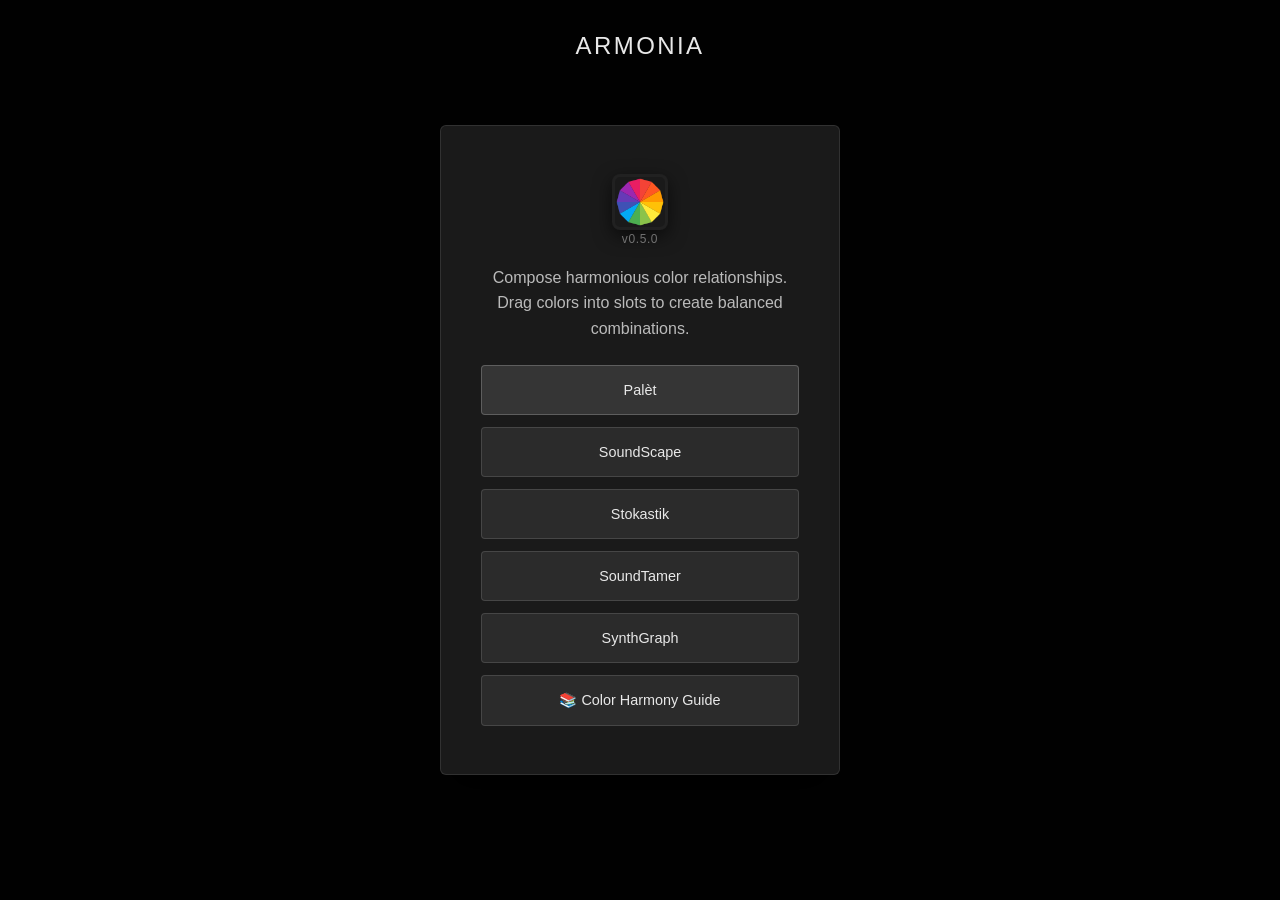
<file: index.html>
<!DOCTYPE html>
<html lang="en">
<head>
  <meta charset="UTF-8">
  <meta name="viewport" content="width=device-width, initial-scale=1.0">
  <title>Armonia</title>
  <link rel="icon" href="assets/icons8-rgb-color-wheel-96.png">
  <link rel="stylesheet" href="styles.css">
</head>
<body>
  <div id="modal" style="display:flex;">
    <div class="modal-content">
      <div class="modal-header">
        <img src="assets/icons8-rgb-color-wheel-96.png" class="app-icon" alt="Armonia">
        <h1>Armonia</h1>
      </div>
      <p class="version">v0.5.0</p>
      <p>Compose harmonious color relationships.<br>Drag colors into slots to create balanced combinations.</p>
      <div class="mode-selection">
        <a href="palet.html" class="mode-btn active" style="text-decoration: none; display: flex; align-items: center; justify-content: center;">Palèt</a>
        <a href="soundscape.html" class="mode-btn" style="text-decoration: none; display: flex; align-items: center; justify-content: center;">SoundScape</a>
        <a href="stokastik.html" class="mode-btn" style="text-decoration: none; display: flex; align-items: center; justify-content: center;">Stokastik</a>
        <a href="soundtamer.html" class="mode-btn" style="text-decoration: none; display: flex; align-items: center; justify-content: center;">SoundTamer</a>
        <a href="synthgraph.html" class="mode-btn" style="text-decoration: none; display: flex; align-items: center; justify-content: center;">SynthGraph</a>
        <a href="harmony-guide.html" class="mode-btn" style="display: flex; align-items: center; justify-content: center; text-decoration: none;">📚 Color Harmony Guide</a>
      </div>
    </div>
  </div>
</body>
</html>
</file>
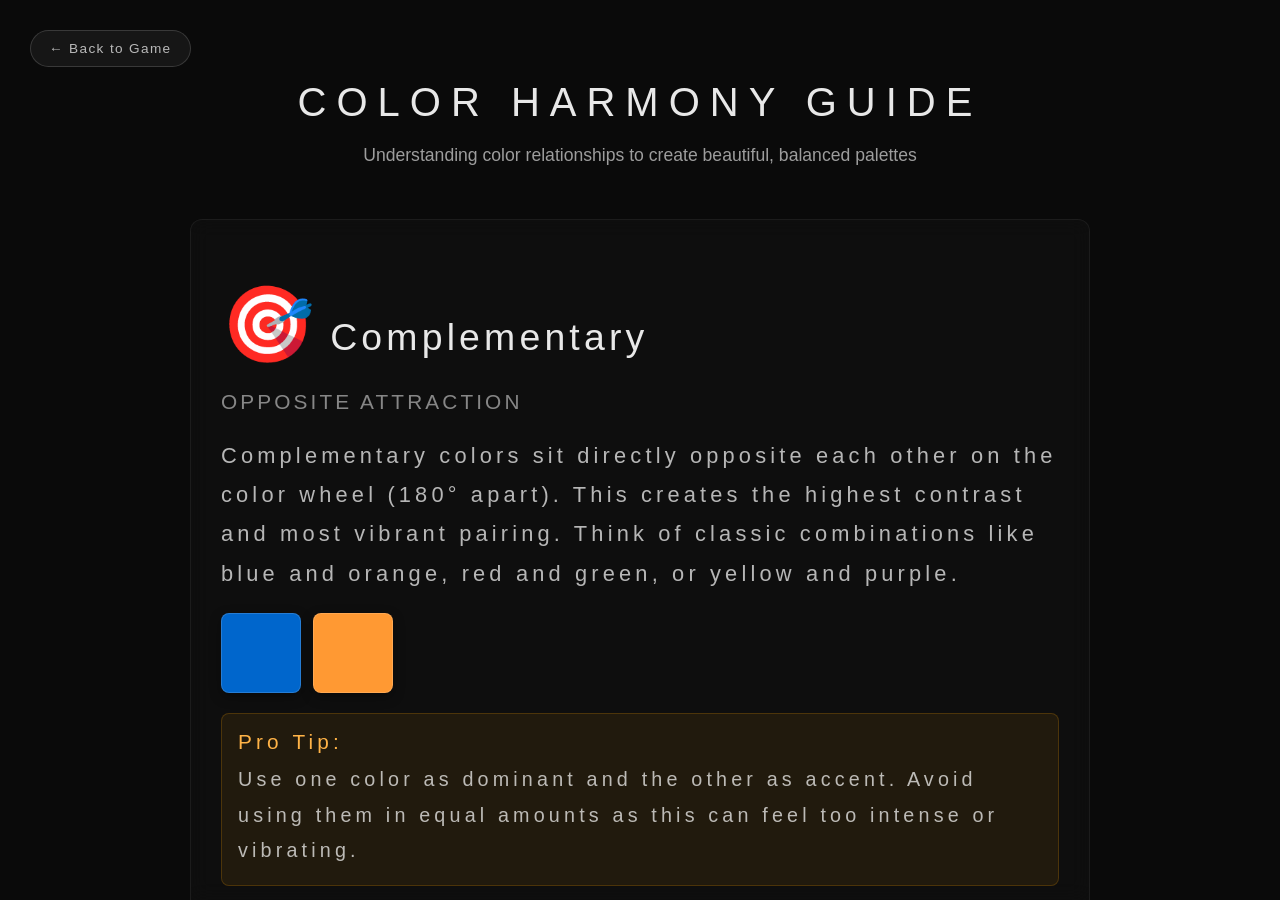
<file: harmony-guide.html>
<!DOCTYPE html>
<html lang="en">
<head>
  <meta charset="UTF-8">
  <meta name="viewport" content="width=device-width, initial-scale=1.0">
  <title>Color Harmony Guide - Armonia</title>
  <link rel="stylesheet" href="styles.css">
  <style>
    .guide-container {
      position: fixed;
      top: 0;
      left: 0;
      right: 0;
      bottom: 0;
      overflow-y: auto;
      padding: 80px 20px 40px;
      background: #0a0a0a;
    }
    
    .guide-content {
      max-width: 900px;
      margin: 0 auto;
    }
    
    .guide-header {
      text-align: center;
      margin-bottom: 50px;
    }
    
    .guide-header h1 {
      position: static;
      transform: none;
      font-size: 2.5em;
      margin-bottom: 16px;
    }
    
    .guide-header p {
      color: rgba(255,255,255,0.6);
      font-size: 1.1em;
      line-height: 1.6;
      max-width: 600px;
      margin: 0 auto;
    }
    
    .harmony-type {
      background: rgba(255,255,255,0.02);
      border: 1px solid rgba(255,255,255,0.06);
      border-radius: 12px;
      padding: 30px;
      margin-bottom: 30px;
      backdrop-filter: blur(10px);
    }
    
    .harmony-type h2 {
      font-size: 1.8em;
      font-weight: 300;
      margin-bottom: 8px;
      color: #e8e8e8;
    }
    
    .harmony-emoji {
      font-size: 2em;
      margin-right: 12px;
    }
    
    .harmony-type h3 {
      font-size: 1em;
      font-weight: 400;
      color: rgba(255,255,255,0.5);
      text-transform: uppercase;
      letter-spacing: 0.15em;
      margin-bottom: 20px;
    }
    
    .harmony-type p {
      color: rgba(255,255,255,0.7);
      line-height: 1.8;
      margin-bottom: 20px;
      font-size: 1.05em;
    }
    
    .harmony-visual {
      display: flex;
      gap: 12px;
      margin-top: 20px;
      flex-wrap: wrap;
    }
    
    .color-sample {
      width: 80px;
      height: 80px;
      border-radius: 8px;
      border: 1px solid rgba(255,255,255,0.15);
      box-shadow: 0 4px 12px rgba(0,0,0,0.4);
    }
    
    .harmony-tips {
      background: rgba(255,165,0,0.08);
      border: 1px solid rgba(255,165,0,0.2);
      border-radius: 8px;
      padding: 16px;
      margin-top: 20px;
    }
    
    .harmony-tips strong {
      color: #ffb347;
      font-weight: 500;
    }
    
    .harmony-tips p {
      margin: 8px 0 0 0;
      font-size: 0.95em;
    }
    
    .back-link {
      position: fixed;
      top: 30px;
      left: 30px;
      padding: 10px 18px;
      font-size: 0.85em;
      font-weight: 400;
      letter-spacing: 0.1em;
      border: 1px solid rgba(255,255,255,0.15);
      border-radius: 50px;
      background: rgba(255,255,255,0.05);
      color: rgba(255,255,255,0.7);
      text-decoration: none;
      transition: all 0.3s cubic-bezier(0.16, 1, 0.3, 1);
      z-index: 100;
      display: inline-block;
    }
    
    .back-link:hover {
      background: rgba(255,255,255,0.12);
      border-color: rgba(255,255,255,0.3);
      color: #fff;
    }
    
    @media (max-width: 768px) {
      .guide-container {
        padding: 70px 16px 30px;
      }
      
      .guide-header h1 {
        font-size: 1.8em;
      }
      
      .guide-header p {
        font-size: 1em;
      }
      
      .harmony-type {
        padding: 20px;
      }
      
      .harmony-type h2 {
        font-size: 1.4em;
      }
      
      .color-sample {
        width: 60px;
        height: 60px;
      }
      
      .back-link {
        top: 16px;
        left: 16px;
        font-size: 0.75em;
        padding: 8px 14px;
      }
    }
  </style>
</head>
<body>
  <a href="index.html" class="back-link">← Back to Game</a>
  
  <div class="guide-container">
    <div class="guide-content">
      <div class="guide-header">
        <h1>Color Harmony Guide</h1>
        <p>Understanding color relationships to create beautiful, balanced palettes</p>
      </div>
      
      <!-- Complementary -->
      <div class="harmony-type">
        <h2><span class="harmony-emoji">🎯</span>Complementary</h2>
        <h3>Opposite Attraction</h3>
        <p>
          Complementary colors sit directly opposite each other on the color wheel (180° apart). 
          This creates the highest contrast and most vibrant pairing. Think of classic combinations 
          like blue and orange, red and green, or yellow and purple.
        </p>
        <div class="harmony-visual">
          <div class="color-sample" style="background: #0066cc;"></div>
          <div class="color-sample" style="background: #ff9933;"></div>
        </div>
        <div class="harmony-tips">
          <strong>Pro Tip:</strong>
          <p>Use one color as dominant and the other as accent. Avoid using them in equal amounts 
          as this can feel too intense or vibrating.</p>
        </div>
      </div>
      
      <!-- Triadic -->
      <div class="harmony-type">
        <h2><span class="harmony-emoji">△</span>Triadic</h2>
        <h3>Triangle Balance</h3>
        <p>
          Three colors evenly spaced around the color wheel (120° apart) form a triadic harmony. 
          This creates a vibrant, balanced palette with rich contrast. Examples include 
          red-yellow-blue (primary colors) or orange-green-purple (secondary colors).
        </p>
        <div class="harmony-visual">
          <div class="color-sample" style="background: #cc3333;"></div>
          <div class="color-sample" style="background: #33cc33;"></div>
          <div class="color-sample" style="background: #3333cc;"></div>
        </div>
        <div class="harmony-tips">
          <strong>Pro Tip:</strong>
          <p>Let one color dominate while using the other two as accents. This prevents 
          the palette from feeling too busy or overwhelming.</p>
        </div>
      </div>
      
      <!-- Analogous -->
      <div class="harmony-type">
        <h2><span class="harmony-emoji">🌊</span>Analogous</h2>
        <h3>Neighbors in Harmony</h3>
        <p>
          Colors that sit next to each other on the color wheel create an analogous harmony. 
          These palettes feel natural, serene, and cohesive because they share similar hues. 
          Think of a sunset with oranges, reds, and yellows, or an ocean scene with blues and greens.
        </p>
        <div class="harmony-visual">
          <div class="color-sample" style="background: #3366cc;"></div>
          <div class="color-sample" style="background: #336699;"></div>
          <div class="color-sample" style="background: #339966;"></div>
        </div>
        <div class="harmony-tips">
          <strong>Pro Tip:</strong>
          <p>Vary the lightness and saturation to add depth. An all-analogous palette 
          can feel monotonous without tonal variety.</p>
        </div>
      </div>
      
      <!-- Split-Complementary -->
      <div class="harmony-type">
        <h2><span class="harmony-emoji">🎨</span>Split-Complementary</h2>
        <h3>Softer Opposition</h3>
        <p>
          Instead of using the direct complement, this harmony uses the two colors adjacent 
          to the complement. This provides strong contrast like complementary colors, but 
          with less tension and more nuance. It's easier to balance than pure complementary.
        </p>
        <div class="harmony-visual">
          <div class="color-sample" style="background: #3366cc;"></div>
          <div class="color-sample" style="background: #ccaa33;"></div>
          <div class="color-sample" style="background: #cc6633;"></div>
        </div>
        <div class="harmony-tips">
          <strong>Pro Tip:</strong>
          <p>Use the base color as dominant and the split-complements as accents. 
          This creates visual interest without overwhelming contrast.</p>
        </div>
      </div>
      
      <!-- Tetradic -->
      <div class="harmony-type">
        <h2><span class="harmony-emoji">◇</span>Tetradic</h2>
        <h3>Four-Corner Balance</h3>
        <p>
          Four colors arranged in two complementary pairs create a tetradic (or double-complementary) 
          harmony. This offers rich, complex palettes with lots of variation. The square variant 
          uses colors evenly spaced 90° apart for perfect balance.
        </p>
        <div class="harmony-visual">
          <div class="color-sample" style="background: #cc3366;"></div>
          <div class="color-sample" style="background: #ccaa33;"></div>
          <div class="color-sample" style="background: #33cc66;"></div>
          <div class="color-sample" style="background: #3366cc;"></div>
        </div>
        <div class="harmony-tips">
          <strong>Pro Tip:</strong>
          <p>Choose one color to dominate. With four colors, you risk creating chaos. 
          Use the others sparingly for accents and highlights.</p>
        </div>
      </div>
      
      <!-- Monochromatic -->
      <div class="harmony-type">
        <h2><span class="harmony-emoji">🎨</span>Monochromatic</h2>
        <h3>Shades of Unity</h3>
        <p>
          A monochromatic palette uses variations of a single hue—different shades (darker), 
          tints (lighter), and tones (grayer) of the same color. This creates sophisticated, 
          cohesive designs that feel elegant and unified.
        </p>
        <div class="harmony-visual">
          <div class="color-sample" style="background: #1a4d80;"></div>
          <div class="color-sample" style="background: #3366aa;"></div>
          <div class="color-sample" style="background: #4d7fbf;"></div>
        </div>
        <div class="harmony-tips">
          <strong>Pro Tip:</strong>
          <p>Ensure strong lightness contrast between elements. Without hue variation, 
          contrast comes from light and dark values.</p>
        </div>
      </div>
      
      <!-- Additional Tips -->
      <div class="harmony-type">
        <h2>💡 General Tips</h2>
        <h3>Mastering Color Harmony</h3>
        <p><strong>1. Lightness Matters:</strong> Good color harmony isn't just about hue relationships. 
        Varying lightness (light vs. dark) is crucial for readability and visual hierarchy.</p>
        
        <p><strong>2. Saturation Balance:</strong> Mix vibrant and muted colors. All highly saturated 
        colors can feel overwhelming, while all muted colors may feel dull.</p>
        
        <p><strong>3. The 60-30-10 Rule:</strong> Use 60% dominant color, 30% secondary color, 
        and 10% accent color for balanced compositions.</p>
        
        <p><strong>4. Context is King:</strong> Colors behave differently depending on what's around them. 
        Test your palette in its intended context.</p>
        
        <p><strong>5. Trust Your Eye:</strong> Color theory provides guidelines, not rules. 
        If something feels right, it probably is!</p>
      </div>
    </div>
  </div>
</body>
</html>
</file>
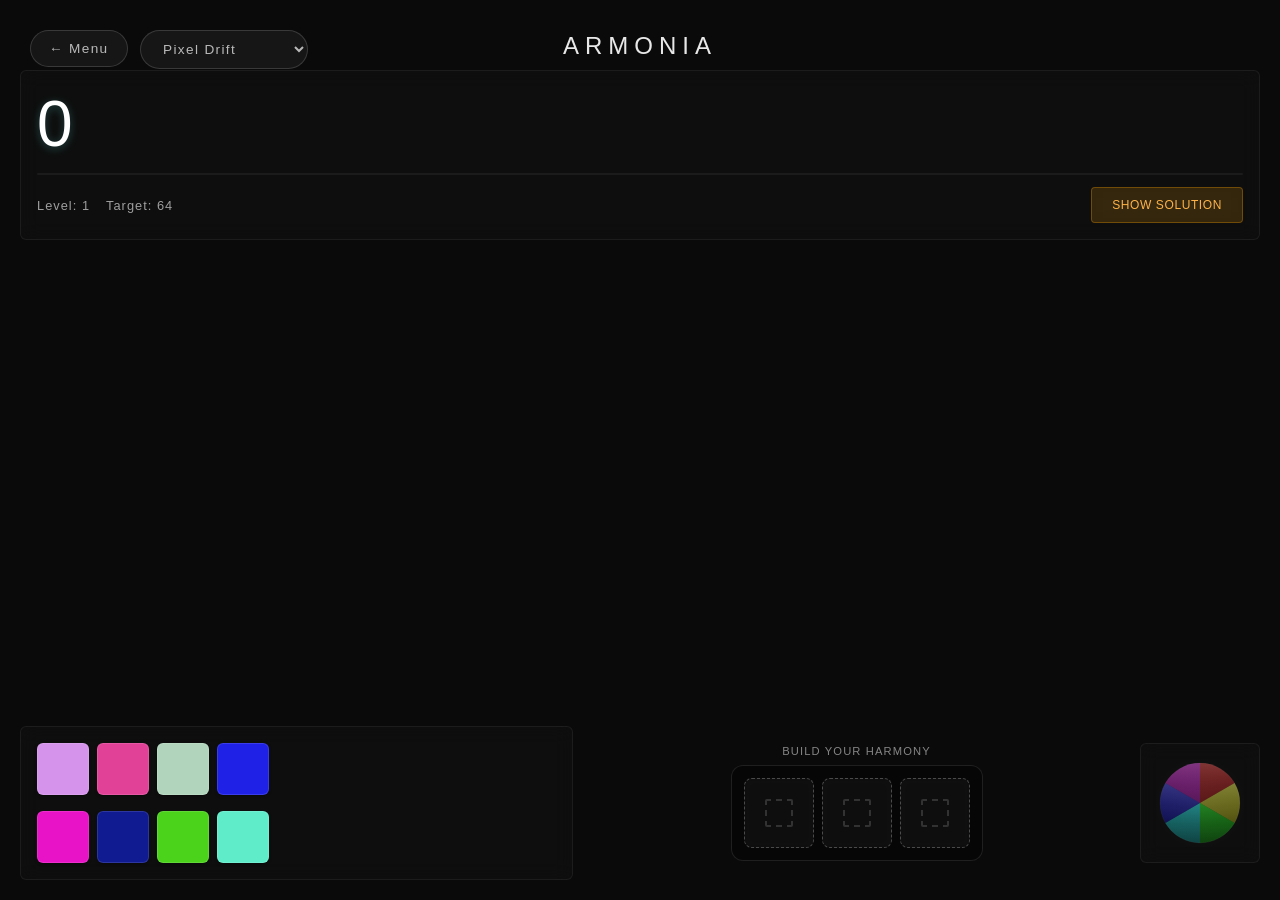
<file: palet.html>
<!DOCTYPE html>
<html lang="en">
<head>
  <meta charset="UTF-8">
  <meta name="viewport" content="width=device-width, initial-scale=1.0">
  <title>Armonia - Palèt</title>
  <link rel="stylesheet" href="styles.css">
</head>
<body>
  <div id="modal" style="display:none;"></div>
  <h1 id="game-title">Armonia</h1>
  <a href="index.html" class="back-to-menu" id="backToMenuBtn" style="display:block; text-decoration: none;">← Menu</a>
  
  <!-- Art mode selector in top left -->
  <div class="art-mode-container" id="artModeContainer" style="display:block;">
    <select id="artMode" class="art-mode-select">
      <option value="pixels">Pixel Drift</option>
      <option value="gradient">Gradient Blend</option>
      <option value="strata">Strata</option>
      <option value="weave">Weave</option>
      <option value="flow">Flow Field</option>
      <option value="constellation">Constellation</option>
      <option value="ripples">Ripples</option>
    </select>
  </div>
  
  <!-- Background art canvas -->
  <canvas id="generativeArt" class="generative-art-bg" style="display:block;"></canvas>
  
  <div class="container" id="game" style="display:flex;">
    <div class="top-row">
      <div class="right-panel">
      <div class="score-panel" id="score-panel" style="display:flex;">
        <div class="stars" id="stars">
          <span class="star">⭐</span>
          <span class="star">⭐</span>
          <span class="star">⭐</span>
        </div>
        <div class="score" id="score">0</div>
        <div class="progress"><div class="progress-bar" id="progress"></div></div>
        <div class="level-info">
          <div>Level: <span id="level">1</span></div>
          <div>Target: <span id="target">70</span></div>
        </div>
        <button id="hintBtn" class="hint-btn">Show Solution</button>
      </div>
    </div>
    </div>
    
    <div class="left-panel">
      <div class="palette-container">
        <div class="palette" id="palette-left"></div>
        <div class="palette" id="palette-right"></div>
      </div>
      
      <div class="dropzone-container">
        <div class="dropzone-hint">Build your harmony</div>
        <div class="dropzone" id="dropzone">
          <div class="color-blend-overlay"></div>
          <div class="slot" data-slot="0"></div>
          <div class="slot" data-slot="1"></div>
          <div class="slot" data-slot="2"></div>
        </div>
      </div>
      <div class="color-viz" id="colorViz">
        <svg viewBox="0 0 200 200" class="color-wheel">
          <defs>
            <linearGradient id="red" x1="50%" y1="0%" x2="50%" y2="100%">
              <stop offset="0%" style="stop-color:hsl(0,85%,65%);stop-opacity:0.5" />
              <stop offset="100%" style="stop-color:hsl(0,85%,50%);stop-opacity:0.3" />
            </linearGradient>
            <linearGradient id="yellow" x1="50%" y1="0%" x2="50%" y2="100%">
              <stop offset="0%" style="stop-color:hsl(60,85%,65%);stop-opacity:0.5" />
              <stop offset="100%" style="stop-color:hsl(60,85%,50%);stop-opacity:0.3" />
            </linearGradient>
            <linearGradient id="green" x1="50%" y1="0%" x2="50%" y2="100%">
              <stop offset="0%" style="stop-color:hsl(120,85%,55%);stop-opacity:0.5" />
              <stop offset="100%" style="stop-color:hsl(120,85%,40%);stop-opacity:0.3" />
            </linearGradient>
            <linearGradient id="cyan" x1="50%" y1="0%" x2="50%" y2="100%">
              <stop offset="0%" style="stop-color:hsl(180,85%,55%);stop-opacity:0.5" />
              <stop offset="100%" style="stop-color:hsl(180,85%,40%);stop-opacity:0.3" />
            </linearGradient>
            <linearGradient id="blue" x1="50%" y1="0%" x2="50%" y2="100%">
              <stop offset="0%" style="stop-color:hsl(240,85%,65%);stop-opacity:0.5" />
              <stop offset="100%" style="stop-color:hsl(240,85%,50%);stop-opacity:0.3" />
            </linearGradient>
            <linearGradient id="magenta" x1="50%" y1="0%" x2="50%" y2="100%">
              <stop offset="0%" style="stop-color:hsl(300,85%,65%);stop-opacity:0.5" />
              <stop offset="100%" style="stop-color:hsl(300,85%,50%);stop-opacity:0.3" />
            </linearGradient>
          </defs>
          <g transform="translate(100,100)">
            <path d="M 0,-85 A 85,85 0 0,1 73.61,-42.5 L 0,0 Z" fill="url(#red)" />
            <path d="M 73.61,-42.5 A 85,85 0 0,1 73.61,42.5 L 0,0 Z" fill="url(#yellow)" />
            <path d="M 73.61,42.5 A 85,85 0 0,1 0,85 L 0,0 Z" fill="url(#green)" />
            <path d="M 0,85 A 85,85 0 0,1 -73.61,42.5 L 0,0 Z" fill="url(#cyan)" />
            <path d="M -73.61,42.5 A 85,85 0 0,1 -73.61,-42.5 L 0,0 Z" fill="url(#blue)" />
            <path d="M -73.61,-42.5 A 85,85 0 0,1 0,-85 L 0,0 Z" fill="url(#magenta)" />
          </g>
          <circle cx="100" cy="100" r="85" class="wheel-background"/>
          <g id="wheelMarkers"></g>
        </svg>
      </div>
    </div>
    
    <button id="nextBtn" style="display: none;">Next Level →</button>
  </div>

  <script type="module">
    import { startGame, advanceToNextLevel, showHint, updateArtMode } from './js/palet/game.js';
    
    // Expose global functions for onclick handlers if any remain
    window.nextLevel = advanceToNextLevel;
    window.advanceToNextLevel = advanceToNextLevel;
    window.showHint = showHint;
    window.updateArtMode = updateArtMode;
    
    // Initialize game
    startGame();
    
    // Bind buttons that might have lost their onclick attributes or need re-binding
    const hintBtn = document.getElementById('hintBtn');
    if(hintBtn) hintBtn.onclick = showHint;
    
    const nextBtn = document.getElementById('nextBtn');
    if(nextBtn) nextBtn.onclick = advanceToNextLevel;
    
  </script>
</body>
</html>
</file>
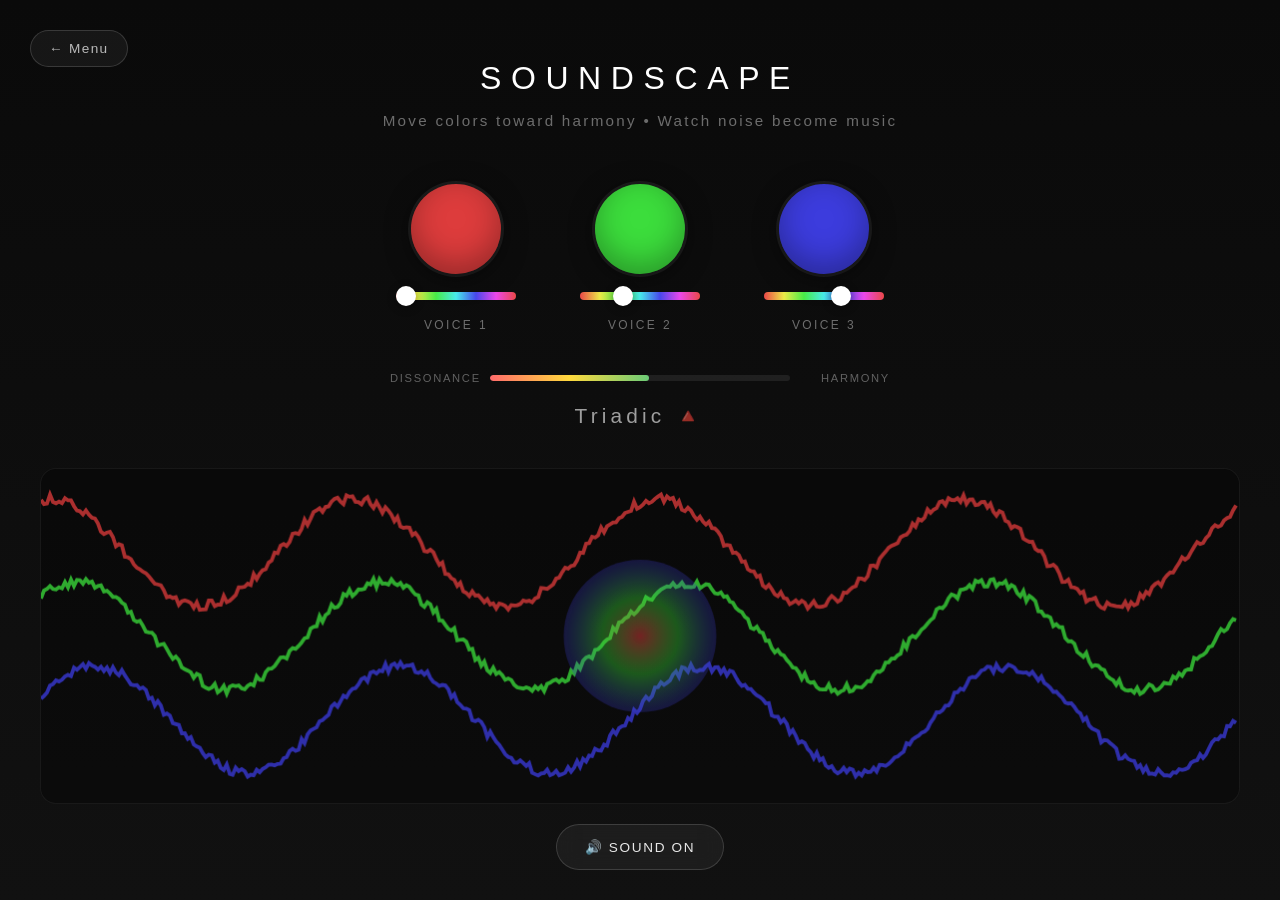
<file: soundscape.html>
<!DOCTYPE html>
<html lang="en">
<head>
  <meta charset="UTF-8">
  <meta name="viewport" content="width=device-width, initial-scale=1.0">
  <title>Armonia - SoundScape</title>
  <link rel="stylesheet" href="styles.css">
</head>
<body>
  <div id="modal" style="display:none;"></div>
  <a href="index.html" class="back-to-menu" id="backToMenuBtnSoundscape" style="display:block; text-decoration: none;">← Menu</a>
  
  <div class="soundscape-container" id="soundscape" style="display:flex;">
    <div class="soundscape-header">
      <h2>SoundScape</h2>
      <p class="soundscape-subtitle">Move colors toward harmony • Watch noise become music</p>
    </div>
    
    <div class="soundscape-main">
      <div class="color-pickers">
        <div class="picker-group">
          <div class="color-picker-wrapper">
            <div class="color-orb" id="orb1" style="background: #ff4444;"></div>
            <input type="range" id="hue1" class="hue-slider" min="0" max="360" value="0">
            <div class="picker-label">Voice 1</div>
          </div>
          <div class="color-picker-wrapper">
            <div class="color-orb" id="orb2" style="background: #44ff44;"></div>
            <input type="range" id="hue2" class="hue-slider" min="0" max="360" value="120">
            <div class="picker-label">Voice 2</div>
          </div>
          <div class="color-picker-wrapper">
            <div class="color-orb" id="orb3" style="background: #4444ff;"></div>
            <input type="range" id="hue3" class="hue-slider" min="0" max="360" value="240">
            <div class="picker-label">Voice 3</div>
          </div>
        </div>
      </div>
      
      <div class="harmony-display">
        <div class="harmony-meter">
          <div class="meter-label">Dissonance</div>
          <div class="meter-bar">
            <div class="meter-fill" id="harmonyMeter"></div>
          </div>
          <div class="meter-label">Harmony</div>
        </div>
        <div class="harmony-type" id="harmonyType">Exploring...</div>
      </div>
      
      <canvas id="soundscapeCanvas" class="soundscape-canvas"></canvas>
    </div>
    
    <div class="soundscape-controls">
      <button id="toggleSound" class="sound-btn">🔊 Sound On</button>
    </div>
  </div>

  <script type="module">
    import { startSoundscape } from './js/soundscape/soundscape.js';
    
    startSoundscape();
  </script>
</body>
</html>
</file>
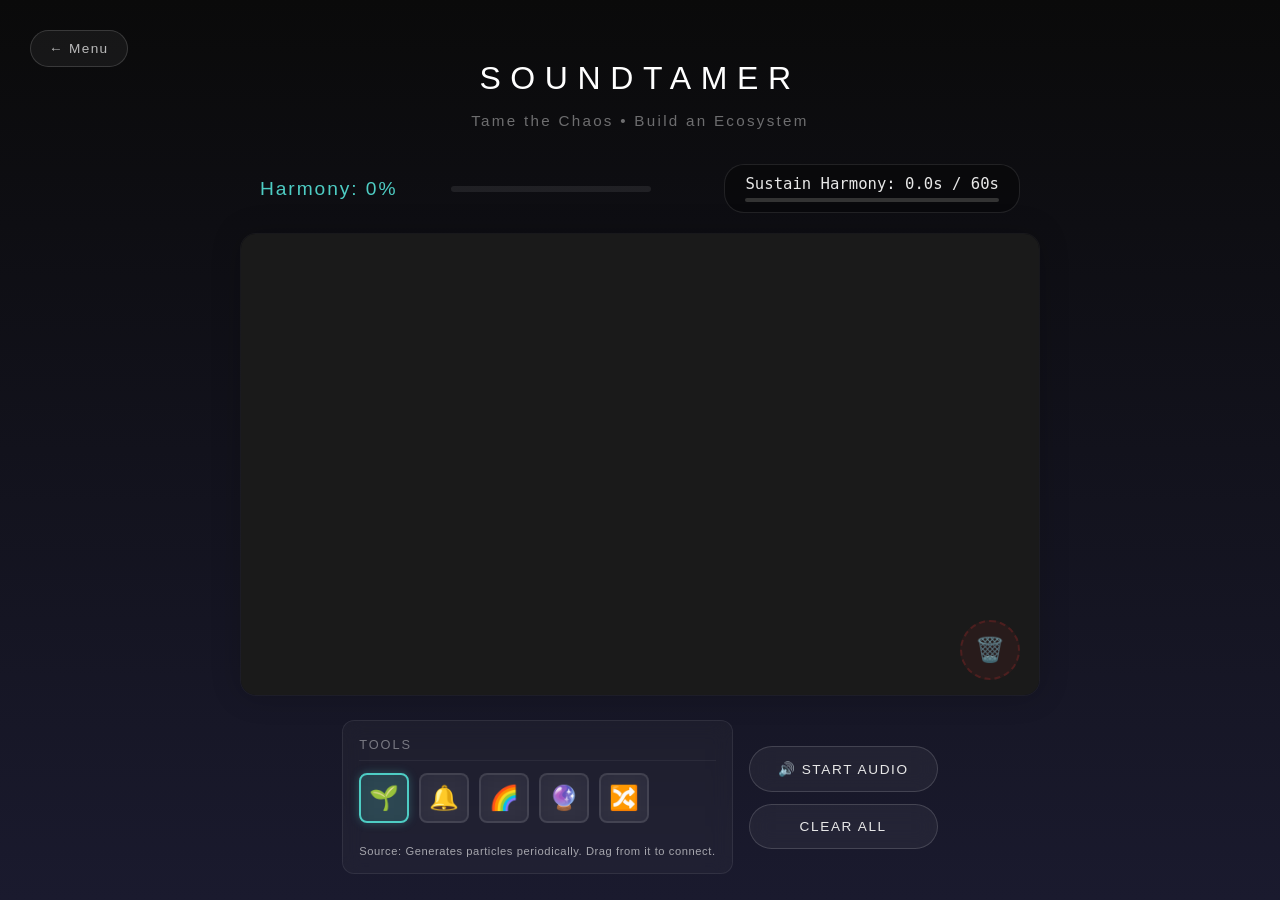
<file: soundtamer.html>
<!DOCTYPE html>
<html lang="en">
<head>
  <meta charset="UTF-8">
  <meta name="viewport" content="width=device-width, initial-scale=1.0">
  <title>Armonia - SoundTamer</title>
  <link rel="stylesheet" href="styles.css">
  <style>
    .tool-btn {
      width: 50px;
      height: 50px;
      border-radius: 8px;
      border: 2px solid rgba(255,255,255,0.1);
      background: rgba(255,255,255,0.05);
      color: white;
      font-size: 24px;
      cursor: pointer;
      transition: all 0.2s;
      display: flex;
      align-items: center;
      justify-content: center;
    }
    .tool-btn:hover {
      background: rgba(255,255,255,0.1);
    }
    .tool-btn.active {
      border-color: #4ecdc4;
      background: rgba(78, 205, 196, 0.2);
      box-shadow: 0 0 10px rgba(78, 205, 196, 0.3);
    }
    .goal-display {
      background: rgba(0,0,0,0.3);
      padding: 10px 20px;
      border-radius: 20px;
      border: 1px solid rgba(255,255,255,0.1);
      margin-left: 20px;
      font-family: monospace;
      font-size: 1.2em;
    }
    .goal-progress {
      height: 4px;
      background: #333;
      margin-top: 5px;
      border-radius: 2px;
      overflow: hidden;
    }
    .goal-bar {
      height: 100%;
      background: #4ecdc4;
      width: 0%;
      transition: width 0.2s;
    }
  </style>
</head>
<body>
  <a href="index.html" class="back-to-menu" style="display:block; text-decoration: none;">← Menu</a>

  <div class="stokastik-container" style="display:flex;">
    <div class="stokastik-header">
      <h2>SoundTamer</h2>
      <p class="stokastik-subtitle">Tame the Chaos • Build an Ecosystem</p>
    </div>
    
      <div class="stokastik-main">
        <div class="stokastik-controls-top">
          <div class="score-display">
              <span>Harmony: </span>
              <span id="harmonyScore">0</span>%
          </div>
          <div class="harmony-meter small">
              <div class="meter-bar">
                  <div class="meter-fill" id="harmonyMeter"></div>
              </div>
          </div>
          <div class="goal-display">
            <div>Sustain Harmony: <span id="timerDisplay">0.0</span>s / 60s</div>
            <div class="goal-progress">
              <div class="goal-bar" id="goalBar"></div>
            </div>
          </div>
        </div>
  
        <div class="canvas-container" style="position: relative; width: 100%; flex: 1;">
          <canvas id="gameCanvas" class="stokastik-canvas"></canvas>
          <div id="trashBin" class="trash-bin">🗑️ <span class="trash-label">Drag here to remove</span></div>
        </div>
        
        <div class="stokastik-controls-bottom">
        <div class="unit-factory">
          <div class="factory-header">
            <span>Tools</span>
          </div>
          
          <div class="factory-controls" style="flex-direction: row; gap: 10px; flex-wrap: wrap;">
            <button class="tool-btn active" data-tool="source" title="Source: Generates particles">🌱</button>
            <button class="tool-btn" data-tool="resonator" title="Resonator: Plays sound">🔔</button>
            <button class="tool-btn" data-tool="filter" title="Filter: Harmonizes color">🌈</button>
            <button class="tool-btn" data-tool="polariser" title="Polariser: Adds timbre/harmonics">🔮</button>
            <button class="tool-btn" data-tool="splitter" title="Splitter: Distributes flow">🔀</button>
          </div>
          
          <div class="control-group" style="margin-top: 10px;">
             <label id="toolDescription">Source: Generates particles periodically. Drag from it to connect.</label>
          </div>
        </div>
        
        <div class="global-controls">
          <button id="toggleSound" class="sound-btn">🔊 Start Audio</button>
          <button id="clearBtn" class="action-btn">Clear All</button>
        </div>
      </div>
    </div>
  </div>

  <script type="module">
    import { startSoundTamer } from './js/soundtamer/soundtamer.js';
    startSoundTamer();
  </script>
</body>
</html>
</file>
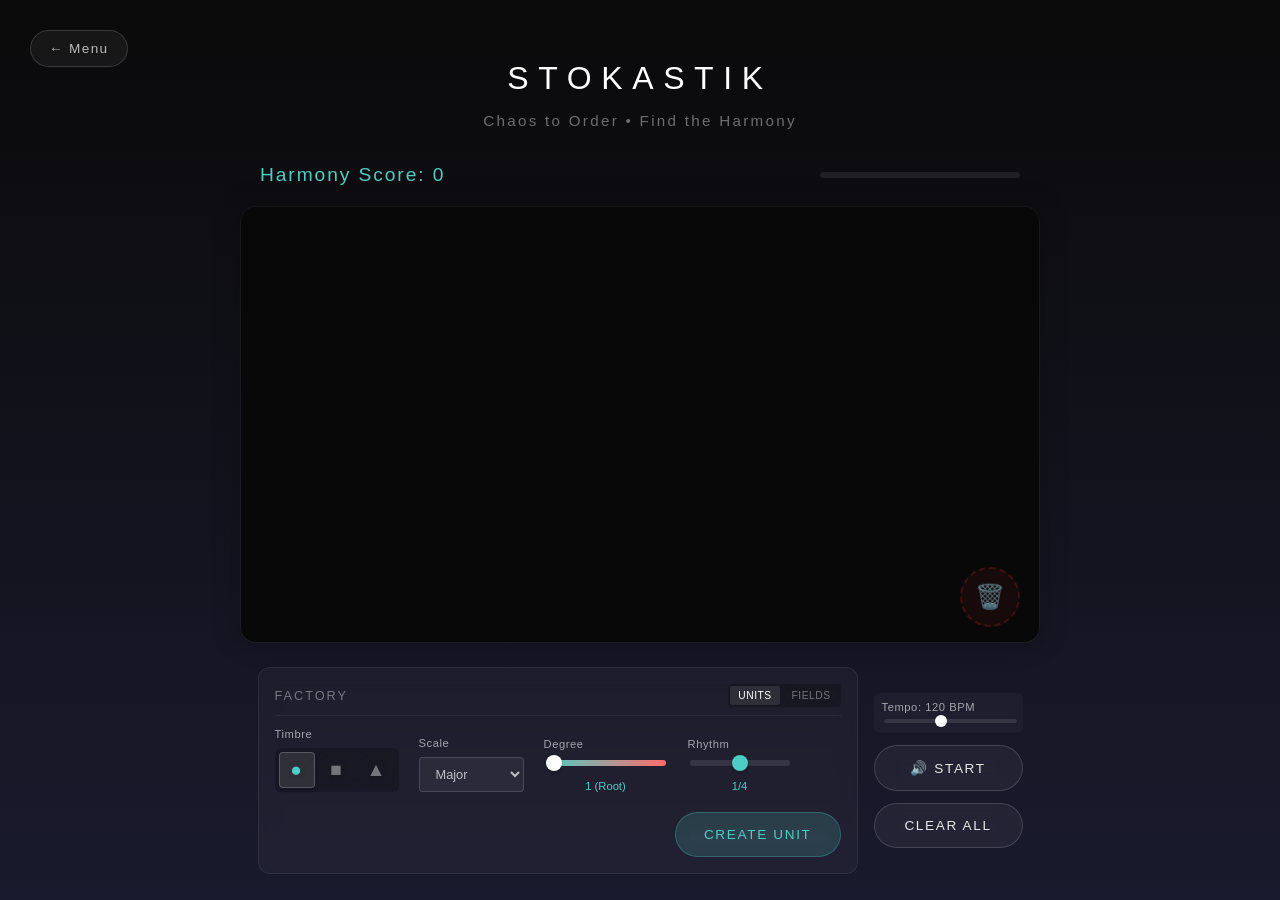
<file: stokastik.html>
<!DOCTYPE html>
<html lang="en">
<head>
  <meta charset="UTF-8">
  <meta name="viewport" content="width=device-width, initial-scale=1.0">
  <title>Armonia - Stokastik</title>
  <link rel="stylesheet" href="styles.css">
</head>
<body>
  <div id="modal" style="display:none;"></div>
  <a href="index.html" class="back-to-menu" id="backToMenuBtnStokastik" style="display:block; text-decoration: none;">← Menu</a>

  <div class="stokastik-container" id="stokastik" style="display:flex;">
    <div class="stokastik-header">
      <h2>Stokastik</h2>
      <p class="stokastik-subtitle">Chaos to Order • Find the Harmony</p>
    </div>
    
      <div class="stokastik-main">
        <div class="stokastik-controls-top">
          <div class="score-display">
              <span>Harmony Score: </span>
              <span id="stokastikScore">0</span>
          </div>
          <div class="harmony-meter small">
              <div class="meter-bar">
                  <div class="meter-fill" id="stokastikMeter"></div>
              </div>
          </div>
        </div>
  
        <div class="canvas-container" style="position: relative; width: 100%; flex: 1;">
          <canvas id="stokastikCanvas" class="stokastik-canvas"></canvas>
          <div id="trashBin" class="trash-bin">🗑️ <span class="trash-label">Drag here to remove</span></div>
        </div>
        
        <div class="stokastik-controls-bottom">
        <div class="unit-factory">
          <div class="factory-header">
            <span>Factory</span>
            <div class="mode-toggle">
              <button class="mode-switch active" id="modeUnitBtn">Units</button>
              <button class="mode-switch" id="modeFieldBtn">Fields</button>
            </div>
          </div>
          
          <!-- Unit Controls -->
          <div class="factory-controls" id="unitControls">
            <div class="control-group">
              <label>Timbre</label>
              <div class="shape-selector" id="shapeSelector">
                <button class="shape-btn active" data-shape="circle" title="Sine Wave">●</button>
                <button class="shape-btn" data-shape="square" title="Square Wave">■</button>
                <button class="shape-btn" data-shape="triangle" title="Triangle Wave">▲</button>
              </div>
            </div>
            <div class="control-group">
              <label>Scale</label>
              <select id="factoryScale" class="scale-select">
                <option value="major">Major</option>
                <option value="minor">Minor</option>
                <option value="pentaMaj">Penta Maj</option>
                <option value="pentaMin">Penta Min</option>
                <option value="chromatic">Chromatic</option>
              </select>
            </div>
            <div class="control-group">
              <label>Degree</label>
              <input type="range" id="factoryDegree" class="degree-slider" min="1" max="8" value="1" step="1">
              <div class="value-label" id="degreeLabel">1 (Root)</div>
            </div>
            <div class="control-group">
              <label>Rhythm</label>
              <input type="range" id="factorySpeed" class="speed-slider" min="1" max="5" value="3" step="1">
              <div class="value-label" id="rhythmLabel">1/4</div>
            </div>
            <button id="createUnitBtn" class="action-btn primary">Create Unit</button>
          </div>

          <!-- Field Controls -->
          <div class="factory-controls" id="fieldControls" style="display: none;">
            <div class="control-group">
              <label>Type</label>
              <div class="shape-selector" id="fieldSelector">
                <button class="field-btn active" data-field="gravity" title="Gravity Well">◎</button>
                <button class="field-btn" data-field="silence" title="Silence Zone">🔇</button>
                <button class="field-btn" data-field="speed" title="Speed Boost">⚡</button>
              </div>
            </div>
            <button id="createFieldBtn" class="action-btn primary">Create Field</button>
          </div>
        </div>
        
        <div class="global-controls">
          <div class="tempo-control">
            <label>Tempo: <span id="bpmDisplay">120</span> BPM</label>
            <input type="range" id="bpmSlider" min="60" max="200" value="120">
          </div>
          <button id="toggleStokastikSound" class="sound-btn">🔊 Start</button>
          <button id="clearShapesBtn" class="action-btn">Clear All</button>
        </div>
      </div>
    </div>
  </div>

  <script type="module">
    import { startStokastik } from './js/stokastik/stokastik.js';
    
    startStokastik();
  </script>
</body>
</html>
</file>
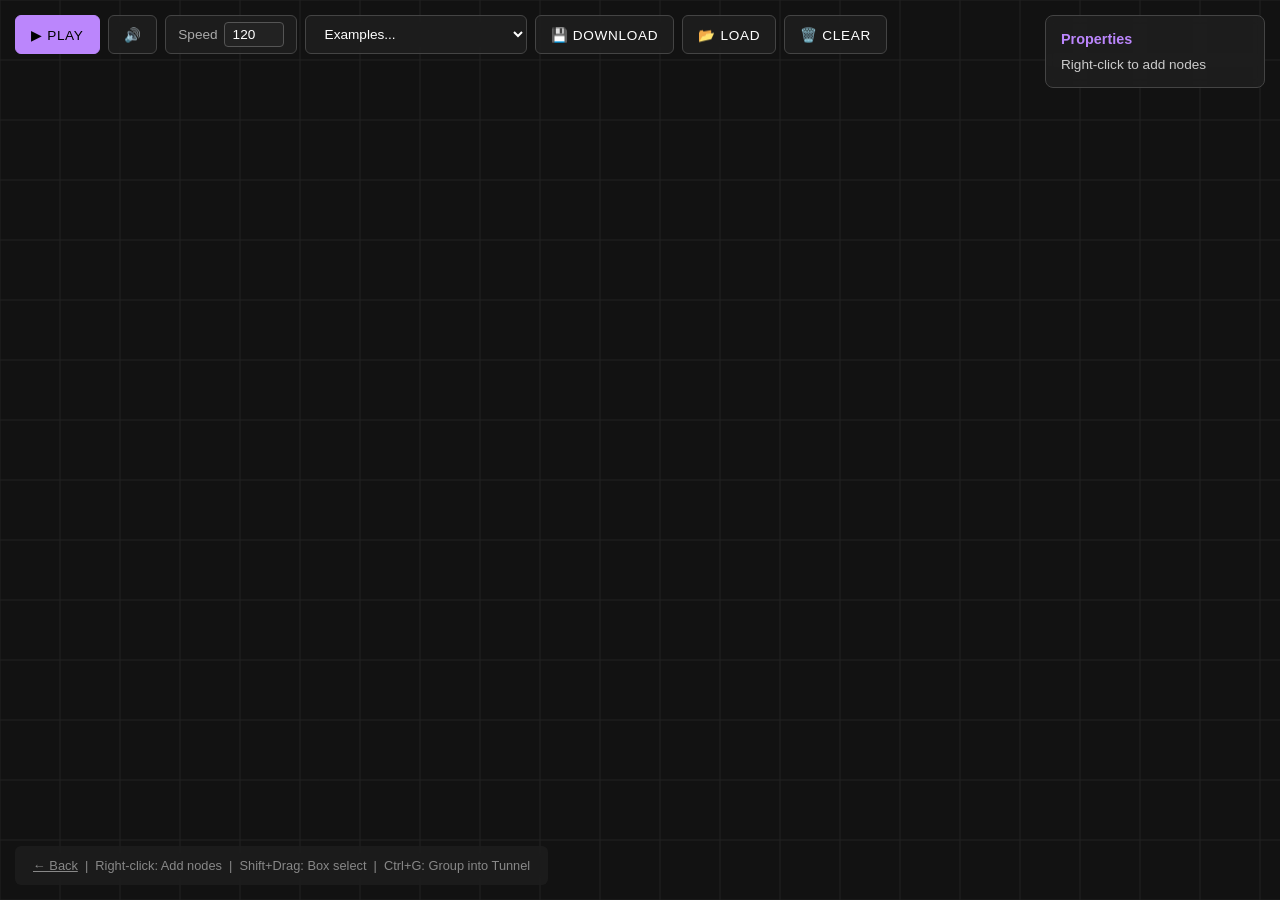
<file: synthgraph.html>
<!DOCTYPE html>
<html lang="en">
<head>
  <meta charset="UTF-8">
  <meta name="viewport" content="width=device-width, initial-scale=1.0">
  <title>Armonia - SynthGraph</title>
  <link rel="stylesheet" href="styles.css">
  <style>
    :root {
      --bg-color: #121212;
      --panel-bg: #1e1e1e;
      --accent: #bb86fc;
      --text: #e0e0e0;
    }
    body {
      background-color: var(--bg-color);
      color: var(--text);
      overflow: hidden;
    }
    .graph-container {
      display: flex;
      height: 100vh;
      width: 100vw;
    }
    .canvas-wrapper {
      flex: 1;
      position: relative;
      background: #000;
      overflow: hidden;
    }
    canvas {
      display: block;
      width: 100%;
      height: 100%;
      cursor: grab;
    }
    
    /* Floating Toolbar */
    .floating-toolbar {
      position: absolute;
      top: 15px;
      left: 15px;
      display: flex;
      gap: 8px;
      z-index: 10;
    }
    .toolbar-btn {
      background: rgba(30, 30, 30, 0.9);
      border: 1px solid #444;
      color: #fff;
      padding: 10px 15px;
      border-radius: 6px;
      cursor: pointer;
      font-size: 0.85rem;
      transition: all 0.2s;
      backdrop-filter: blur(5px);
    }
    .toolbar-btn:hover {
      background: rgba(60, 60, 60, 0.9);
      border-color: var(--accent);
    }
    .toolbar-btn.primary {
      background: var(--accent);
      color: #000;
      border-color: var(--accent);
    }
    .toolbar-select {
      background: rgba(30, 30, 30, 0.9);
      border: 1px solid #444;
      color: #fff;
      padding: 10px 15px;
      border-radius: 6px;
      cursor: pointer;
      font-size: 0.85rem;
      backdrop-filter: blur(5px);
    }
    .speed-control {
      display: flex;
      align-items: center;
      gap: 6px;
      background: rgba(30, 30, 30, 0.9);
      border: 1px solid #444;
      padding: 6px 12px;
      border-radius: 6px;
      backdrop-filter: blur(5px);
    }
    .speed-control label {
      font-size: 0.85rem;
      color: #aaa;
    }
    .toolbar-input {
      background: #222;
      border: 1px solid #555;
      color: #fff;
      padding: 4px 8px;
      border-radius: 4px;
      width: 60px;
      font-size: 0.85rem;
    }
    
    /* Property Panel (Floating) */
    .prop-panel {
      position: absolute;
      top: 15px;
      right: 15px;
      width: 220px;
      background: rgba(30, 30, 30, 0.95);
      border: 1px solid #444;
      border-radius: 8px;
      padding: 15px;
      z-index: 10;
      backdrop-filter: blur(5px);
    }
    .prop-header {
      font-weight: bold;
      margin-bottom: 10px;
      color: var(--accent);
      font-size: 0.9rem;
    }
    .prop-content {
      font-size: 0.85rem;
      color: #ccc;
    }
    .prop-row {
      display: flex;
      justify-content: space-between;
      align-items: center;
      margin-bottom: 8px;
    }
    .prop-row label {
      flex: 1;
    }
    .prop-row input, .prop-row select {
      flex: 1;
      background: #333;
      border: 1px solid #444;
      color: white;
      padding: 4px 6px;
      border-radius: 3px;
      max-width: 90px;
    }
    
    /* Tunnel sub-node sections */
    .prop-section {
      margin-top: 10px;
      padding-top: 8px;
      border-top: 1px solid #444;
    }
    .prop-label {
      color: #00bcd4;
      font-size: 0.75rem;
      margin-bottom: 6px;
      text-transform: uppercase;
      letter-spacing: 0.5px;
    }
    
    /* Waveform Preview */
    .waveform-preview {
      margin-top: 12px;
      border-radius: 4px;
      overflow: hidden;
    }
    .waveform-preview canvas {
      display: block;
      border: 1px solid #444;
      border-radius: 4px;
    }
    
    /* Context Menu */
    .context-menu {
      position: absolute;
      background: rgba(35, 35, 35, 0.98);
      border: 1px solid #555;
      border-radius: 6px;
      padding: 6px 0;
      min-width: 150px;
      box-shadow: 0 6px 20px rgba(0,0,0,0.6);
      z-index: 1000;
      display: none;
      backdrop-filter: blur(10px);
    }
    .menu-item {
      padding: 10px 18px;
      cursor: pointer;
      color: #e0e0e0;
      font-size: 0.9rem;
      transition: background 0.15s;
    }
    .menu-item:hover {
      background: var(--accent);
      color: #000;
    }
    .menu-separator {
      height: 1px;
      background: #444;
      margin: 5px 0;
    }
    .menu-label {
      padding: 6px 18px;
      color: #888;
      font-size: 0.75rem;
      text-transform: uppercase;
      letter-spacing: 0.5px;
    }
    
    /* Info Panel */
    .info-panel {
      position: absolute;
      bottom: 15px;
      left: 15px;
      background: rgba(30, 30, 30, 0.8);
      padding: 12px 18px;
      border-radius: 6px;
      pointer-events: none;
      font-size: 0.8rem;
      color: #888;
      backdrop-filter: blur(5px);
    }
    .info-panel a {
      color: #888;
      pointer-events: auto;
    }
    
    /* Hide file input */
    #fileInput { display: none; }
  </style>
</head>
<body>
  <!-- Context Menu -->
  <div id="context-menu" class="context-menu">
    <div class="menu-item" id="ctx-link">Link Node</div>
    <div class="menu-item" id="ctx-group">Group (Ctrl+G)</div>
    <div class="menu-item" id="ctx-delete">Delete</div>
    <div id="ctx-add-submenu">
      <div class="menu-separator"></div>
      <div class="menu-label">Add Node</div>
      <div class="menu-item ctx-add-node" data-type="source">⚡ Source</div>
      <div class="menu-item ctx-add-node" data-type="emitter">🔊 Emitter</div>
      <div class="menu-item ctx-add-node" data-type="pitch">🎵 Pitch</div>
      <div class="menu-item ctx-add-node" data-type="delay">🕒 Delay</div>
      <div class="menu-item ctx-add-node" data-type="splitter">🔀 Splitter</div>
      <div class="menu-item ctx-add-node" data-type="gate">🚪 Gate</div>
      <div class="menu-item ctx-add-node" data-type="filter">🌊 Filter</div>
      <div class="menu-item ctx-add-node" data-type="polariser">🔮 Polariser</div>
      <div class="menu-item ctx-add-node" data-type="chord">🎹 Chord</div>
      <div class="menu-item ctx-add-node" data-type="tunnel">🚇 Tunnel (Empty)</div>
      <div class="menu-separator"></div>
      <div class="menu-label">Tunnel Presets</div>
      <div class="menu-item ctx-add-tunnel" data-template="voice">🎤 Voice (Pitch+Synth)</div>
      <div class="menu-item ctx-add-tunnel" data-template="thick">🎸 Thick (+Octave)</div>
      <div class="menu-item ctx-add-tunnel" data-template="dark">🌑 Dark (Filter+Low)</div>
    </div>
  </div>

  <div class="graph-container">
    <div class="canvas-wrapper">
      <canvas id="synthCanvas"></canvas>
      
      <!-- Floating Toolbar -->
      <div class="floating-toolbar">
        <button id="playBtn" class="toolbar-btn primary">▶ Play</button>
        <button id="muteBtn" class="toolbar-btn">🔊</button>
        <div class="speed-control">
          <label for="speedInput">Speed</label>
          <input type="number" id="speedInput" class="toolbar-input" min="20" max="300" value="120">
        </div>
        <select id="exampleSelect" class="toolbar-select">
          <option value="">Examples...</option>
          <option value="sequential_melody">Sequential Melody</option>
          <option value="manual_loop">Manual Loop</option>
          <option value="generative_ambient">Generative Ambient</option>
          <option value="polyrhythm">Polyrhythm</option>
          <option value="chord_progression">Chord Progression</option>
          <option value="drum_pattern">Drum Pattern</option>
          <option value="arpeggio">Arpeggio</option>
          <option disabled>── Layered Instruments ──</option>
          <option value="layered_pad">Layered Pad</option>
          <option value="synth_bass">Synth Bass</option>
          <option value="organ">Organ</option>
          <option value="pluck_strings">Pluck Strings</option>
        </select>
        <button id="saveBtn" class="toolbar-btn">💾 Download</button>
        <button id="loadBtn" class="toolbar-btn">📂 Load</button>
        <button id="clearBtn" class="toolbar-btn">🗑️ Clear</button>
      </div>
      <input type="file" id="fileInput" accept=".qbt,.json">
      
      <!-- Property Panel -->
      <div id="node-properties" class="prop-panel">
        <div class="prop-header">Properties</div>
        <div id="prop-content" class="prop-content">
          Right-click to add nodes
        </div>
      </div>
      
      <!-- Info Panel -->
      <div class="info-panel">
        <a href="index.html">← Back</a> &nbsp;|&nbsp; Right-click: Add nodes &nbsp;|&nbsp; Shift+Drag: Box select &nbsp;|&nbsp; Ctrl+G: Group into Tunnel
      </div>
    </div>
  </div>

  <script type="module">
    import { initSynthGraph } from './js/synthgraph/synthgraph.js';
    initSynthGraph();
  </script>
</body>
</html>
</file>
<file: styles.css>
* { 
  box-sizing: border-box; 
}

body {
  margin: 0;
  padding: 0;
  font-family: 'Inter', -apple-system, BlinkMacSystemFont, 'Segoe UI', Roboto, sans-serif;
  background: #0a0a0a;
  color: #e8e8e8;
  min-height: 100vh;
  overflow-x: hidden;
}

.container {
  position: fixed;
  top: 0;
  left: 0;
  right: 0;
  bottom: 0;
  display: flex;
  flex-direction: column;
  gap: 16px;
  padding: 70px 20px 20px;
  z-index: 1;
  justify-content: space-between;
}

.top-row {
  display: flex;
  flex-direction: column;
  gap: 16px;
  flex-shrink: 0;
  align-items: stretch;
  order: 0;
}



.back-to-menu {
  position: fixed;
  top: 30px;
  left: 30px;
  padding: 10px 18px;
  font-size: 0.85em;
  font-weight: 400;
  letter-spacing: 0.1em;
  border: 1px solid rgba(255,255,255,0.15);
  border-radius: 50px;
  background: rgba(255,255,255,0.05);
  color: rgba(255,255,255,0.7);
  cursor: pointer;
  transition: all 0.3s cubic-bezier(0.16, 1, 0.3, 1);
  z-index: 100;
  font-family: 'Inter', sans-serif;
}

.art-mode-container {
  position: fixed;
  top: 30px;
  left: 140px;
  z-index: 100;
}

.generative-art-bg {
  position: fixed;
  top: 0;
  left: 0;
  width: 100vw;
  height: 100vh;
  z-index: 0;
  opacity: 0.6;
  pointer-events: none;
}

.back-to-menu:hover {
  background: rgba(255,255,255,0.12);
  border-color: rgba(255,255,255,0.3);
  color: #fff;
}

h1 {
  position: fixed;
  top: 32px;
  left: 50%;
  transform: translateX(-50%);
  text-align: center;
  margin: 0;
  font-size: 1.5em;
  font-weight: 300;
  letter-spacing: 0.25em;
  text-transform: uppercase;
  color: #e8e8e8;
  z-index: 10;
}

.left-panel {
  order: 3;
  display: flex;
  flex-direction: row;
  gap: 12px;
  width: 100%;
  flex-shrink: 0;
  align-items: center;
  justify-content: center;
}

.palette-container {
  background: rgba(255,255,255,0.02);
  border-radius: 6px;
  border: 1px solid rgba(255,255,255,0.06);
  backdrop-filter: blur(10px);
  padding: 4px;
  display: flex;
  flex-direction: column;
  gap: 4px;
  flex: 1;
}

.dropzone-container {
  display: flex;
  flex-direction: column;
  gap: 8px;
  align-items: center;
  flex: 1;
}

.dropzone-hint {
  font-size: 0.7em;
  color: rgba(255,255,255,0.5);
  letter-spacing: 0.1em;
  text-transform: uppercase;
  text-align: center;
}

.left-panel .palette {
  display: flex;
  flex-direction: row;
  flex-wrap: nowrap;
  gap: 8px;
  padding: 12px;
  background: transparent;
  border-radius: 0;
  border: none;
  backdrop-filter: none;
  width: 100%;
  max-height: none;
  overflow-x: auto;
  overflow-y: visible;
  justify-content: flex-start;
  -webkit-overflow-scrolling: touch;
}

.left-panel .palette:last-child {
  padding-top: 0;
}

.palette {
  display: flex;
  flex-direction: column;
  gap: 10px;
  padding: 16px;
  background: rgba(255,255,255,0.02);
  border-radius: 6px;
  border: 1px solid rgba(255,255,255,0.06);
  backdrop-filter: blur(10px);
  flex-shrink: 0;
  max-height: calc(100vh - 180px);
  overflow-y: auto;
  justify-content: center;
}

.swatch {
  width: 52px;
  height: 52px;
  border-radius: 6px;
  cursor: grab;
  border: 1px solid rgba(255,255,255,0.12);
  transition: all 0.18s cubic-bezier(0.4, 0, 0.2, 1);
  box-shadow: 0 1px 3px rgba(0,0,0,0.4);
  flex-shrink: 0;
  touch-action: none;
}

.swatch:hover {
  transform: translateY(-2px);
  border-color: rgba(255,255,255,0.24);
  box-shadow: 0 4px 8px rgba(0,0,0,0.5);
}

.swatch:active {
  cursor: grabbing;
  transform: translateY(0);
}

.swatch.used {
  opacity: 0.15;
  pointer-events: none;
  filter: grayscale(1);
}

.center-area {
  order: 2;
  display: flex;
  flex-direction: column;
  align-items: center;
  justify-content: center;
  gap: 12px;
  padding-top: 0;
  flex-shrink: 0;
}



.art-mode-select {
  background: rgba(255,255,255,0.05);
  border: 1px solid rgba(255,255,255,0.15);
  border-radius: 50px;
  color: rgba(255,255,255,0.7);
  padding: 10px 18px;
  font-family: 'Inter', sans-serif;
  font-size: 0.85em;
  font-weight: 400;
  letter-spacing: 0.1em;
  cursor: pointer;
  transition: all 0.3s cubic-bezier(0.16, 1, 0.3, 1);
}

.art-mode-select option {
  background: #1a1a1a;
  color: #e8e8e8;
}

.art-mode-select:hover {
  background: rgba(255,255,255,0.12);
  border-color: rgba(255,255,255,0.3);
  color: #fff;
}

.art-mode-select:focus {
  outline: none;
  border-color: rgba(255,255,255,0.4);
}

.right-panel {
  display: flex;
  flex-direction: column;
  gap: 16px;
  align-items: stretch;
  width: 100%;
  flex-shrink: 0;
}

.color-viz {
  background: rgba(255,255,255,0.02);
  border-radius: 6px;
  border: 1px solid rgba(255,255,255,0.06);
  padding: 12px;
  backdrop-filter: blur(10px);
  display: flex;
  align-items: center;
  justify-content: center;
  width: 120px;
  height: 120px;
  flex-shrink: 0;
}

.wheel-background {
  fill: none;
  stroke: rgba(255,255,255,0.08);
  stroke-width: 1;
}

.color-wheel {
  width: 100%;
  height: auto;
  max-width: 100px;
  background: radial-gradient(circle at center,
    rgba(255,255,255,0.05) 0%,
    rgba(255,255,255,0.02) 40%,
    transparent 70%
  );
  border-radius: 50%;
}

.wheel-marker {
  transition: all 0.3s ease;
}

.wheel-marker circle {
  stroke: rgba(255,255,255,0.9);
  stroke-width: 2;
  filter: drop-shadow(0 2px 4px rgba(0,0,0,0.6));
}

.wheel-line {
  stroke: rgba(255,255,255,0.15);
  stroke-width: 1;
  stroke-dasharray: 2,2;
}



@keyframes fadeIn {
  from { opacity: 0; transform: translateY(-10px); }
  to { opacity: 1; transform: translateY(0); }
}

.dropzone {
  display: flex;
  flex-direction: row;
  justify-content: center;
  gap: 8px;
  padding: 12px;
  position: relative;
  background: rgba(0,0,0,0.3);
  border-radius: 12px;
  backdrop-filter: blur(10px);
  border: 1px solid rgba(255,255,255,0.1);
}

.dropzone.success {
  animation: successPulse 0.6s ease-out;
}

@keyframes successPulse {
  0%, 100% { transform: scale(1); }
  50% { transform: scale(1.02); }
}

.color-blend-overlay {
  position: absolute;
  top: 0;
  left: 0;
  right: 0;
  bottom: 0;
  border-radius: 4px;
  opacity: 0;
  pointer-events: none;
  transition: opacity 0.4s ease;
  background: radial-gradient(circle, transparent 0%, rgba(255,255,255,0.05) 100%);
}

.dropzone.success .color-blend-overlay {
  opacity: 1;
}

.slot {
  width: 70px;
  height: 70px;
  border: 1px dashed rgba(255,255,255,0.25);
  border-radius: 8px;
  transition: all 0.2s cubic-bezier(0.4, 0, 0.2, 1);
  background: rgba(255,255,255,0.04);
  backdrop-filter: blur(5px);
  display: flex;
  align-items: center;
  justify-content: center;
  position: relative;
  flex-shrink: 0;
}

.slot:empty::after {
  content: '';
  position: absolute;
  width: 24px;
  height: 24px;
  border: 2px dashed rgba(255,255,255,0.15);
  border-radius: 2px;
}

.slot.dragover {
  border-color: rgba(255,255,255,0.3);
  background: rgba(255,255,255,0.06);
  transform: scale(1.02);
}

.slot.filled {
  border-style: solid;
  border-color: rgba(255,255,255,0.2);
  border-width: 1px;
  position: relative;
}

.slot.filled::after {
  content: 'Drag out';
  position: absolute;
  bottom: -20px;
  left: 50%;
  transform: translateX(-50%);
  font-size: 0.65em;
  opacity: 0;
  transition: opacity 0.2s;
  white-space: nowrap;
  color: rgba(255,255,255,0.4);
  letter-spacing: 0.05em;
}

.slot.filled:hover::after {
  opacity: 1;
}

.slot.success {
  animation: slotSuccess 0.5s ease-out;
}

@keyframes slotSuccess {
  0% { transform: scale(1); }
  50% { transform: scale(1.04); }
  100% { transform: scale(1); }
}

.score-panel {
  flex: 1;
  display: flex;
  flex-direction: row;
  flex-wrap: wrap;
  gap: 12px;
  padding: 16px;
  background: rgba(255,255,255,0.02);
  border-radius: 6px;
  border: 1px solid rgba(255,255,255,0.06);
  backdrop-filter: blur(10px);
  align-items: center;
  justify-content: space-between;
}

.score {
  font-size: 4em;
  font-weight: 300;
  color: #4ECDC4;
  order: 2;
  text-shadow: 0 2px 8px rgba(78, 205, 196, 0.3);
}

.progress {
  background: rgba(255,255,255,0.05);
  height: 2px;
  border-radius: 1px;
  overflow: hidden;
  width: 100%;
  order: 3;
}

.progress-bar {
  height: 100%;
  background: rgba(255,255,255,0.6);
  width: 0%;
  transition: width 0.5s ease;
}

.level-info {
  font-size: 0.8em;
  font-weight: 300;
  letter-spacing: 0.08em;
  color: rgba(255,255,255,0.6);
  order: 4;
  display: flex;
  gap: 16px;
}

button {
  background: rgba(255,255,255,0.08);
  color: #e8e8e8;
  border: 1px solid rgba(255,255,255,0.12);
  padding: 10px 20px;
  border-radius: 4px;
  cursor: pointer;
  font-size: 0.75em;
  font-weight: 400;
  letter-spacing: 0.05em;
  text-transform: uppercase;
  transition: all 0.2s cubic-bezier(0.4, 0, 0.2, 1);
  backdrop-filter: blur(10px);
}

#hintBtn {
  order: 5;
}

#nextBtn {
  position: fixed;
  right: 30px;
  top: 50%;
  transform: translateY(-50%);
  font-size: 1em;
  padding: 12px 24px;
  min-width: auto;
  background: rgba(76, 205, 196, 0.15);
  border-color: rgba(76, 205, 196, 0.3);
  color: #4ECDC4;
  z-index: 50;
}

#nextBtn:hover {
  background: rgba(76, 205, 196, 0.25);
  border-color: rgba(76, 205, 196, 0.5);
}

button:hover {
  background: rgba(255,255,255,0.12);
  border-color: rgba(255,255,255,0.2);
  transform: translateY(-1px);
}

button:active {
  transform: translateY(0);
}

button.hint-btn {
  background: rgba(255,165,0,0.15);
  border-color: rgba(255,165,0,0.3);
  color: #ffb347;
}

button.hint-btn:hover {
  background: rgba(255,165,0,0.2);
  border-color: rgba(255,165,0,0.4);
}

button.hint-btn:disabled {
  opacity: 0.3;
  cursor: not-allowed;
}

.hint-overlay {
  position: absolute;
  top: 0;
  left: 0;
  right: 0;
  bottom: 0;
  background: rgba(255, 165, 0, 0.08);
  border-radius: 4px;
  border: 1px solid rgba(255,165,0,0.3);
  pointer-events: none;
  animation: hintPulse 1.2s ease-in-out 2;
}

@keyframes hintPulse {
  0%, 100% { opacity: 0; }
  50% { opacity: 1; }
}

#modal {
  position: fixed;
  top: 0;
  left: 0;
  right: 0;
  bottom: 0;
  background: rgba(0,0,0,0.85);
  display: flex;
  align-items: center;
  justify-content: center;
  z-index: 1000;
  backdrop-filter: blur(10px);
}

.modal-content {
  background: #1a1a1a;
  color: #e8e8e8;
  padding: 48px 40px;
  border-radius: 6px;
  border: 1px solid rgba(255,255,255,0.1);
  text-align: center;
  max-width: 400px;
  box-shadow: 0 20px 40px rgba(0,0,0,0.6);
  animation: modalSlide 0.3s ease-out;
}

@keyframes modalSlide {
  from { 
    transform: translateY(20px); 
    opacity: 0; 
  }
  to { 
    transform: translateY(0); 
    opacity: 1; 
  }
}

.modal-content h1 { 
  color: #e8e8e8;
  margin-bottom: 16px; 
  font-size: 1.5em; 
  font-weight: 300;
  letter-spacing: 0.1em;
  text-transform: uppercase;
}

.modal-content .version {
  font-size: 0.75em;
  color: rgba(255,255,255,0.4);
  margin-bottom: 8px;
  margin-top: -8px;
  letter-spacing: 0.05em;
}

.modal-content p { 
  font-size: 1em; 
  margin-bottom: 24px; 
  line-height: 1.6;
  color: rgba(255,255,255,0.7);
  font-weight: 300;
}

.mode-selection {
  display: flex;
  flex-direction: column;
  gap: 12px;
  width: 100%;
}

/* App icon in modal header */
.modal-header {
  display: flex;
  align-items: center;
  justify-content: center;
  gap: 12px;
  margin-bottom: 8px;
}

.modal-header .app-icon {
  width: 56px;
  height: 56px;
  border-radius: 8px;
  object-fit: cover;
  box-shadow: 0 6px 18px rgba(0,0,0,0.6), 0 0 0 3px rgba(255,255,255,0.03) inset;
}

@media (max-width: 768px) {
  .modal-header .app-icon {
    width: 48px;
    height: 48px;
  }
}

.mode-btn {
  padding: 16px 32px;
  font-size: 0.9em;
  border-radius: 4px;
  background: rgba(255,255,255,0.08);
  border: 1px solid rgba(255,255,255,0.12);
  color: #e8e8e8;
}

.mode-btn.active {
  background: rgba(255,255,255,0.12);
  border-color: rgba(255,255,255,0.2);
}

.mode-btn.disabled {
  opacity: 0.3;
  cursor: not-allowed;
}

.combo-notification {
  position: fixed;
  top: 50%;
  left: 50%;
  transform: translate(-50%, -50%) scale(0);
  background: rgba(20,20,20,0.95);
  color: white;
  padding: 36px 48px;
  border-radius: 6px;
  border: 1px solid rgba(255,255,255,0.2);
  font-size: 1.5em;
  font-weight: 300;
  text-align: center;
  box-shadow: 0 20px 40px rgba(0,0,0,0.8);
  pointer-events: none;
  z-index: 2000;
  backdrop-filter: blur(20px);
  cursor: pointer;
}

.combo-notification.show {
  animation: comboPopup 0.4s ease-out forwards;
  pointer-events: auto;
}

@keyframes comboPopup {
  0% { transform: translate(-50%, -50%) scale(0.8); opacity: 0; }
  100% { transform: translate(-50%, -50%) scale(1); opacity: 1; }
}

.combo-notification .emoji {
  font-size: 1.8em;
  display: block;
  margin-bottom: 16px;
}

.combo-notification .description {
  font-size: 0.5em;
  opacity: 0.7;
  margin-top: 8px;
  letter-spacing: 0.08em;
  text-transform: uppercase;
}

.combo-backdrop {
  position: fixed;
  top: 0;
  left: 0;
  right: 0;
  bottom: 0;
  background: rgba(0,0,0,0.4);
  z-index: 1999;
  opacity: 0;
  pointer-events: none;
  transition: opacity 0.3s ease;
}

.combo-backdrop.show {
  opacity: 1;
  pointer-events: auto;
}

.stars {
  display: none;
  gap: 6px;
  justify-content: center;
  font-size: 1.3em;
  margin: 0;
  order: 1;
}

.star {
  opacity: 0.15;
  transition: all 0.3s ease;
  filter: grayscale(1);
}

.star.filled {
  opacity: 1;
  filter: grayscale(0);
  animation: starPop 0.4s ease-out;
}

@keyframes starPop {
  0% { transform: scale(0); }
  50% { transform: scale(1.2); }
  100% { transform: scale(1); }
}

.shake {
  animation: shake 0.3s ease-in-out;
}

/* ==================== */
/* Mobile Layout        */
/* ==================== */

@media (max-width: 768px) {
  body {
    overflow: hidden;
    touch-action: manipulation;
    -webkit-user-select: none;
    user-select: none;
  }
  
  h1 {
    font-size: 1em;
    top: 16px;
    letter-spacing: 0.15em;
  }
  
  .back-to-menu {
    top: 12px;
    left: 12px;
    padding: 8px 14px;
    font-size: 0.75em;
  }
  
  .art-mode-container {
    top: 12px;
    left: auto;
    right: 12px;
  }
  
  .art-mode-select {
    padding: 8px 14px;
    font-size: 0.75em;
  }
  
  .container {
    padding: 60px 12px 12px;
    gap: 12px;
  }
  
  .top-row {
    gap: 12px;
  }
  
  .dropzone {
    padding: 12px;
    gap: 8px;
  }
  
  .slot {
    width: 80px;
    height: 60px;
  }
  
  .slot:empty::after {
    width: 16px;
    height: 16px;
  }
  
  .right-panel {
    gap: 12px;
  }
  
  .score-panel {
    padding: 12px;
    gap: 8px;
  }
  
  .stars {
    font-size: 1.2em;
  }
  
  .score {
    font-size: 1.8em;
  }
  
  .level-info {
    font-size: 0.75em;
    gap: 12px;
  }
  
  .score-panel button {
    padding: 8px 12px;
    font-size: 0.7em;
  }
  
  .color-viz {
    width: 100px;
    height: 100px;
    padding: 8px;
  }
  
  .color-wheel {
    max-width: 80px;
  }
  
  .palette-container {
    padding: 8px;
  }
  
  .left-panel .palette {
    padding: 8px;
  }
  
  .swatch {
    width: 48px;
    height: 48px;
  }
  
  /* Modal adjustments */
  .modal-content {
    padding: 32px 24px;
    margin: 16px;
    max-width: calc(100vw - 32px);
  }
  
  .modal-content h1 {
    font-size: 1.3em;
    position: static;
    transform: none;
  }
  
  .mode-btn {
    padding: 14px 24px;
    font-size: 0.85em;
  }
  
  /* Combo notification */
  .combo-notification {
    padding: 24px 32px;
    font-size: 1.2em;
    max-width: calc(100vw - 32px);
  }
  
  /* Soundscape mobile */
  .soundscape-container {
    padding: 60px 16px 16px;
  }
  
  .soundscape-header {
    margin-bottom: 20px;
  }
  
  .soundscape-header h2 {
    font-size: 1.4em;
    letter-spacing: 0.2em;
  }
  
  .soundscape-subtitle {
    font-size: 0.8em;
  }
  
  .soundscape-main {
    gap: 20px;
  }
  
  .picker-group {
    gap: 24px;
  }
  
  .color-orb {
    width: 60px;
    height: 60px;
  }
  
  .hue-slider {
    width: 80px;
  }
  
  .picker-label {
    font-size: 0.65em;
  }
  
  .harmony-meter {
    gap: 12px;
  }
  
  .meter-label {
    font-size: 0.6em;
    width: 60px;
  }
  
  .harmony-type {
    font-size: 1em;
  }
  
  .soundscape-canvas {
    min-height: 150px;
    max-height: 250px;
  }
  
  .soundscape-controls {
    gap: 12px;
    margin-top: 16px;
  }
  
  .sound-btn {
    padding: 12px 20px;
    font-size: 0.75em;
  }
}

/* Extra small screens */
@media (max-width: 400px) {
  .container {
    padding: 55px 8px 8px;
  }
  
  .slot {
    width: 65px;
    height: 50px;
  }
  
  .swatch {
    width: 40px;
    height: 40px;
  }
  
  .score {
    font-size: 1.5em;
  }
  
  .stars {
    font-size: 1em;
  }
  
  .color-viz {
    width: 80px;
    height: 80px;
  }
  
  .picker-group {
    gap: 16px;
  }
  
  .color-orb {
    width: 50px;
    height: 50px;
  }
  
  .hue-slider {
    width: 60px;
  }
}

/* ==================== */
/* Mode 2: Soundscape   */
/* ==================== */

.soundscape-container {
  position: fixed;
  top: 0;
  left: 0;
  right: 0;
  bottom: 0;
  display: flex;
  flex-direction: column;
  padding: 60px 40px 20px;
  background: linear-gradient(180deg, #0a0a0a 0%, #111 100%);
  animation: fadeInSmooth 0.6s cubic-bezier(0.16, 1, 0.3, 1);
  overflow-y: auto;
}

@keyframes fadeInSmooth {
  from { opacity: 0; transform: scale(0.98); }
  to { opacity: 1; transform: scale(1); }
}

.soundscape-header {
  text-align: center;
  margin-bottom: 40px;
  animation: slideDown 0.8s cubic-bezier(0.16, 1, 0.3, 1) 0.1s both;
  position: relative;
  z-index: 1;
}

@keyframes slideDown {
  from { opacity: 0; transform: translateY(-20px); }
  to { opacity: 1; transform: translateY(0); }
}

.soundscape-header h2 {
  font-size: 2em;
  font-weight: 200;
  letter-spacing: 0.3em;
  text-transform: uppercase;
  margin: 0 0 12px 0;
  color: #fff;
}

.soundscape-subtitle {
  font-size: 0.95em;
  color: rgba(255,255,255,0.4);
  letter-spacing: 0.15em;
  font-weight: 300;
}

.soundscape-main {
  flex: 1;
  display: flex;
  flex-direction: column;
  gap: 40px;
  align-items: center;
  min-height: 0;
}

.color-pickers {
  width: 100%;
  max-width: 500px;
  animation: slideUp 0.8s cubic-bezier(0.16, 1, 0.3, 1) 0.2s both;
}

@keyframes slideUp {
  from { opacity: 0; transform: translateY(30px); }
  to { opacity: 1; transform: translateY(0); }
}

.picker-group {
  display: flex;
  justify-content: center;
  gap: 60px;
}

.color-picker-wrapper {
  display: flex;
  flex-direction: column;
  align-items: center;
  gap: 16px;
  animation: popIn 0.5s cubic-bezier(0.34, 1.56, 0.64, 1) both;
}

.color-picker-wrapper:nth-child(1) { animation-delay: 0.3s; }
.color-picker-wrapper:nth-child(2) { animation-delay: 0.4s; }
.color-picker-wrapper:nth-child(3) { animation-delay: 0.5s; }

@keyframes popIn {
  from { opacity: 0; transform: scale(0.5); }
  to { opacity: 1; transform: scale(1); }
}

.color-orb {
  width: 90px;
  height: 90px;
  border-radius: 50%;
  transition: transform 0.4s cubic-bezier(0.34, 1.56, 0.64, 1),
              box-shadow 0.3s ease,
              background-color 0.15s ease;
  box-shadow: 0 4px 25px rgba(0,0,0,0.5),
              0 0 0 3px rgba(255,255,255,0.08),
              inset 0 -10px 30px rgba(0,0,0,0.3);
  cursor: pointer;
}

.color-orb:hover {
  transform: scale(1.08);
}

.hue-slider {
  -webkit-appearance: none;
  appearance: none;
  width: 120px;
  height: 8px;
  border-radius: 4px;
  background: linear-gradient(to right, 
    hsl(0, 80%, 60%), 
    hsl(60, 80%, 60%), 
    hsl(120, 80%, 60%), 
    hsl(180, 80%, 60%), 
    hsl(240, 80%, 60%), 
    hsl(300, 80%, 60%), 
    hsl(360, 80%, 60%));
  outline: none;
  cursor: pointer;
  transition: transform 0.2s ease;
}

.hue-slider:hover {
  transform: scaleY(1.3);
}

.hue-slider::-webkit-slider-thumb {
  -webkit-appearance: none;
  appearance: none;
  width: 20px;
  height: 20px;
  border-radius: 50%;
  background: #fff;
  cursor: pointer;
  box-shadow: 0 2px 8px rgba(0,0,0,0.4);
  transition: transform 0.2s cubic-bezier(0.34, 1.56, 0.64, 1);
}

.hue-slider::-webkit-slider-thumb:hover {
  transform: scale(1.2);
}

.hue-slider::-moz-range-thumb {
  width: 20px;
  height: 20px;
  border-radius: 50%;
  background: #fff;
  cursor: pointer;
  border: none;
  box-shadow: 0 2px 8px rgba(0,0,0,0.4);
}

.color-input {
  -webkit-appearance: none;
  -moz-appearance: none;
  appearance: none;
  width: 100px;
  height: 100px;
  border: none;
  border-radius: 50%;
  cursor: pointer;
  background: transparent;
  padding: 0;
  transition: transform 0.4s cubic-bezier(0.34, 1.56, 0.64, 1),
              box-shadow 0.3s ease;
  box-shadow: 0 4px 20px rgba(0,0,0,0.4),
              0 0 0 3px rgba(255,255,255,0.1);
}

.color-input::-webkit-color-swatch-wrapper {
  padding: 0;
}

.color-input::-webkit-color-swatch {
  border: none;
  border-radius: 50%;
}

.color-input::-moz-color-swatch {
  border: none;
  border-radius: 50%;
}

.color-input:hover {
  transform: scale(1.08);
  box-shadow: 0 8px 30px rgba(0,0,0,0.5),
              0 0 0 3px rgba(255,255,255,0.25);
}

.color-input:active {
  transform: scale(0.95);
}

.picker-label {
  font-size: 0.75em;
  letter-spacing: 0.2em;
  text-transform: uppercase;
  color: rgba(255,255,255,0.4);
  font-weight: 300;
}

.harmony-display {
  width: 100%;
  max-width: 500px;
  text-align: center;
  animation: slideUp 0.8s cubic-bezier(0.16, 1, 0.3, 1) 0.4s both;
}

.harmony-meter {
  display: flex;
  align-items: center;
  gap: 20px;
  margin-bottom: 20px;
}

.meter-label {
  font-size: 0.7em;
  letter-spacing: 0.15em;
  text-transform: uppercase;
  color: rgba(255,255,255,0.35);
  width: 80px;
  font-weight: 300;
}

.meter-label:last-child {
  text-align: right;
}

.meter-bar {
  flex: 1;
  height: 6px;
  background: rgba(255,255,255,0.08);
  border-radius: 3px;
  overflow: hidden;
}

.meter-fill {
  height: 100%;
  width: 0%;
  background: linear-gradient(90deg, #ff6b6b, #ffd93d, #6bcb77);
  border-radius: 3px;
  transition: width 0.5s cubic-bezier(0.16, 1, 0.3, 1);
}

.harmony-type {
  font-size: 1.3em;
  letter-spacing: 0.2em;
  color: rgba(255,255,255,0.6);
  font-weight: 300;
  transition: all 0.4s ease;
}

.soundscape-canvas {
  width: 100%;
  flex: 1;
  min-height: 200px;
  max-height: 400px;
  background: rgba(0,0,0,0.3);
  border-radius: 16px;
  border: 1px solid rgba(255,255,255,0.06);
  animation: slideUp 0.8s cubic-bezier(0.16, 1, 0.3, 1) 0.5s both;
}

.soundscape-controls {
  display: flex;
  justify-content: center;
  gap: 16px;
  margin-top: 20px;
  padding-bottom: 10px;
  flex-shrink: 0;
  animation: slideUp 0.8s cubic-bezier(0.16, 1, 0.3, 1) 0.6s both;
}

.sound-btn {
  padding: 14px 28px;
  font-size: 0.85em;
  font-weight: 400;
  letter-spacing: 0.12em;
  border: 1px solid rgba(255,255,255,0.15);
  border-radius: 50px;
  background: rgba(255,255,255,0.05);
  color: #e8e8e8;
  cursor: pointer;
  transition: all 0.3s cubic-bezier(0.16, 1, 0.3, 1);
}

.sound-btn:hover {
  background: rgba(255,255,255,0.12);
  border-color: rgba(255,255,255,0.3);
  transform: translateY(-2px);
}

.sound-btn:active {
  transform: translateY(0);
}

.sound-btn.active {
  background: rgba(100,255,100,0.15);
  border-color: rgba(100,255,100,0.4);
}

/* ==================== */
/* Mode 3: Stokastik    */
/* ==================== */

.stokastik-container {
  position: fixed;
  top: 0;
  left: 0;
  right: 0;
  bottom: 0;
  display: flex;
  flex-direction: column;
  padding: 60px 40px 20px;
  background: linear-gradient(180deg, #0a0a0a 0%, #1a1a2e 100%);
  animation: fadeInSmooth 0.6s cubic-bezier(0.16, 1, 0.3, 1);
  overflow-y: auto;
}

.stokastik-header {
  text-align: center;
  margin-bottom: 20px;
  animation: slideDown 0.8s cubic-bezier(0.16, 1, 0.3, 1) 0.1s both;
  position: relative;
  z-index: 1;
}

.stokastik-header h2 {
  font-size: 2em;
  font-weight: 200;
  letter-spacing: 0.3em;
  text-transform: uppercase;
  margin: 0 0 12px 0;
  color: #fff;
}

.stokastik-subtitle {
  font-size: 0.95em;
  color: rgba(255,255,255,0.4);
  letter-spacing: 0.15em;
  font-weight: 300;
}

.stokastik-main {
  flex: 1;
  display: flex;
  flex-direction: column;
  gap: 20px;
  align-items: center;
  min-height: 0;
  width: 100%;
  max-width: 800px;
  margin: 0 auto;
}

.stokastik-controls-top {
  display: flex;
  width: 100%;
  justify-content: space-between;
  align-items: center;
  padding: 0 20px;
}

.score-display {
  font-size: 1.2em;
  color: #4ECDC4;
  font-weight: 300;
  letter-spacing: 0.1em;
}

.harmony-meter.small {
  width: 200px;
  margin-bottom: 0;
}

.stokastik-canvas {
  width: 100%;
  flex: 1;
  background: rgba(0,0,0,0.3);
  border-radius: 16px;
  border: 1px solid rgba(255,255,255,0.06);
  box-shadow: 0 0 30px rgba(0,0,0,0.2);
  cursor: crosshair;
}

.stokastik-controls-bottom {
  display: flex;
  justify-content: center;
  gap: 16px;
  padding-bottom: 10px;
  flex-shrink: 0;
}

.action-btn {
  padding: 14px 28px;
  font-size: 0.85em;
  font-weight: 400;
  letter-spacing: 0.12em;
  border: 1px solid rgba(255,255,255,0.15);
  border-radius: 50px;
  background: rgba(255,255,255,0.05);
  color: #e8e8e8;
  cursor: pointer;
  transition: all 0.3s cubic-bezier(0.16, 1, 0.3, 1);
}

.action-btn:hover {
  background: rgba(255,255,255,0.12);
  border-color: rgba(255,255,255,0.3);
  transform: translateY(-2px);
}

.action-btn:active {
  transform: translateY(0);
}

@media (max-width: 768px) {
  .stokastik-container {
    padding: 60px 16px 16px;
  }
  
  .stokastik-header h2 {
    font-size: 1.4em;
  }
  
  .stokastik-controls-top {
    flex-direction: column;
    gap: 10px;
  }
  
  .harmony-meter.small {
    width: 100%;
  }
  
  .stokastik-controls-bottom {
    flex-wrap: wrap;
  }
  
  .action-btn {
    padding: 10px 20px;
    font-size: 0.75em;
    flex: 1;
    min-width: 100px;
  }
}


/* Unit Factory Styles */
.unit-factory {
  background: rgba(255,255,255,0.03);
  border: 1px solid rgba(255,255,255,0.08);
  border-radius: 12px;
  padding: 16px;
  display: flex;
  flex-direction: column;
  gap: 12px;
  backdrop-filter: blur(10px);
  flex: 1;
  max-width: 600px;
}

.factory-header {
  font-size: 0.8em;
  text-transform: uppercase;
  letter-spacing: 0.15em;
  color: rgba(255,255,255,0.4);
  font-weight: 300;
  border-bottom: 1px solid rgba(255,255,255,0.05);
  padding-bottom: 8px;
  display: flex;
  justify-content: space-between;
  align-items: center;
}

.mode-toggle {
  display: flex;
  gap: 4px;
  background: rgba(0,0,0,0.2);
  padding: 2px;
  border-radius: 4px;
}

.mode-switch {
  background: transparent;
  border: none;
  color: rgba(255,255,255,0.4);
  padding: 4px 8px;
  font-size: 0.8em;
  border-radius: 2px;
  cursor: pointer;
  text-transform: uppercase;
  letter-spacing: 0.05em;
}

.mode-switch.active {
  background: rgba(255,255,255,0.1);
  color: #fff;
}

.field-btn {
  width: 36px;
  height: 36px;
  padding: 0;
  display: flex;
  align-items: center;
  justify-content: center;
  background: transparent;
  border: 1px solid transparent;
  color: rgba(255,255,255,0.4);
  font-size: 1.2em;
  border-radius: 4px;
}

.field-btn:hover {
  background: rgba(255,255,255,0.05);
  color: rgba(255,255,255,0.8);
}

.field-btn.active {
  background: rgba(255,255,255,0.1);
  border-color: rgba(255,255,255,0.2);
  color: #FFD93D; /* Yellow for fields */
  box-shadow: 0 2px 4px rgba(0,0,0,0.2);
}

.value-label {
  font-size: 0.7em;
  color: #4ECDC4;
  text-align: center;
  margin-top: 4px;
}

.tempo-control {
  display: flex;
  flex-direction: column;
  gap: 4px;
  background: rgba(255,255,255,0.03);
  padding: 8px;
  border-radius: 6px;
}

.tempo-control label {
  font-size: 0.7em;
  color: rgba(255,255,255,0.6);
  letter-spacing: 0.05em;
}

.tempo-control input {
  width: 100%;
  height: 4px;
  -webkit-appearance: none;
  background: rgba(255,255,255,0.1);
  border-radius: 2px;
  outline: none;
}

.tempo-control input::-webkit-slider-thumb {
  -webkit-appearance: none;
  width: 12px;
  height: 12px;
  border-radius: 50%;
  background: #fff;
  cursor: pointer;
}

.factory-controls {
  display: flex;
  align-items: flex-end;
  gap: 20px;
  flex-wrap: wrap;
}

.control-group {
  display: flex;
  flex-direction: column;
  gap: 8px;
}

.control-group label {
  font-size: 0.7em;
  color: rgba(255,255,255,0.6);
  letter-spacing: 0.05em;
}

.shape-selector {
  display: flex;
  gap: 4px;
  background: rgba(0,0,0,0.2);
  padding: 4px;
  border-radius: 6px;
}

.shape-btn {
  width: 36px;
  height: 36px;
  padding: 0;
  display: flex;
  align-items: center;
  justify-content: center;
  background: transparent;
  border: 1px solid transparent;
  color: rgba(255,255,255,0.4);
  font-size: 1.2em;
  border-radius: 4px;
}

.shape-btn:hover {
  background: rgba(255,255,255,0.05);
  color: rgba(255,255,255,0.8);
  transform: none;
}

.shape-btn.active {
  background: rgba(255,255,255,0.1);
  border-color: rgba(255,255,255,0.2);
  color: #4ECDC4;
  box-shadow: 0 2px 4px rgba(0,0,0,0.2);
}

.scale-select {
  background: rgba(255,255,255,0.05);
  border: 1px solid rgba(255,255,255,0.15);
  border-radius: 4px;
  color: rgba(255,255,255,0.7);
  padding: 8px 12px;
  font-family: 'Inter', sans-serif;
  font-size: 0.8em;
  cursor: pointer;
  outline: none;
}

.scale-select option {
  background: #1a1a1a;
  color: #e8e8e8;
}

.degree-slider {
  -webkit-appearance: none;
  appearance: none;
  width: 120px;
  height: 6px;
  border-radius: 3px;
  background: linear-gradient(to right, 
    #4ECDC4, 
    #FF6B6B);
  outline: none;
  cursor: pointer;
}

.degree-slider::-webkit-slider-thumb {
  -webkit-appearance: none;
  appearance: none;
  width: 16px;
  height: 16px;
  border-radius: 50%;
  background: #fff;
  cursor: pointer;
  box-shadow: 0 1px 3px rgba(0,0,0,0.3);
}

.hue-slider-mini {
  -webkit-appearance: none;
  appearance: none;
  width: 120px;
  height: 6px;
  border-radius: 3px;
  background: linear-gradient(to right, 
    hsl(0, 70%, 60%), 
    hsl(60, 70%, 60%), 
    hsl(120, 70%, 60%), 
    hsl(180, 70%, 60%), 
    hsl(240, 70%, 60%), 
    hsl(300, 70%, 60%), 
    hsl(360, 70%, 60%));
  outline: none;
  cursor: pointer;
}

.hue-slider-mini::-webkit-slider-thumb {
  -webkit-appearance: none;
  appearance: none;
  width: 16px;
  height: 16px;
  border-radius: 50%;
  background: #fff;
  cursor: pointer;
  box-shadow: 0 1px 3px rgba(0,0,0,0.3);
  border: 2px solid rgba(0,0,0,0.1);
}

.speed-slider {
  -webkit-appearance: none;
  appearance: none;
  width: 100px;
  height: 6px;
  border-radius: 3px;
  background: rgba(255,255,255,0.1);
  outline: none;
  cursor: pointer;
}

.speed-slider::-webkit-slider-thumb {
  -webkit-appearance: none;
  appearance: none;
  width: 16px;
  height: 16px;
  border-radius: 50%;
  background: #4ECDC4;
  cursor: pointer;
  box-shadow: 0 1px 3px rgba(0,0,0,0.3);
}

.action-btn.primary {
  background: rgba(76, 205, 196, 0.15);
  border-color: rgba(76, 205, 196, 0.3);
  color: #4ECDC4;
  margin-left: auto;
}

.action-btn.primary:hover {
  background: rgba(76, 205, 196, 0.25);
  border-color: rgba(76, 205, 196, 0.5);
}

.global-controls {
  display: flex;
  flex-direction: column;
  gap: 12px;
  justify-content: center;
}

@media (max-width: 768px) {
  .unit-factory {
    width: 100%;
    max-width: none;
  }
  
  .factory-controls {
    gap: 12px;
    justify-content: space-between;
  }
  
  .control-group {
    flex: 1;
    min-width: 80px;
  }
  
  .hue-slider-mini, .speed-slider {
    width: 100%;
  }
  
  .action-btn.primary {
    width: 100%;
    margin-top: 8px;
  }
  
  .global-controls {
    flex-direction: row;
    width: 100%;
  }
  
  .global-controls button {
    flex: 1;
  }
}


.trash-bin {
  position: absolute;
  bottom: 20px;
  right: 20px;
  width: 60px;
  height: 60px;
  border-radius: 50%;
  background: rgba(255, 50, 50, 0.1);
  border: 2px dashed rgba(255, 50, 50, 0.3);
  display: flex;
  align-items: center;
  justify-content: center;
  font-size: 1.5em;
  cursor: pointer;
  transition: all 0.3s ease;
  opacity: 0.6;
  z-index: 10;
}

.trash-bin:hover, .trash-bin.drag-over {
  background: rgba(255, 50, 50, 0.3);
  border-color: rgba(255, 50, 50, 0.8);
  transform: scale(1.1);
  opacity: 1;
}

.trash-label {
  position: absolute;
  bottom: -25px;
  font-size: 0.4em;
  white-space: nowrap;
  opacity: 0;
  transition: opacity 0.2s;
  pointer-events: none;
  text-transform: uppercase;
  letter-spacing: 0.1em;
}

.trash-bin:hover .trash-label {
  opacity: 1;
}
</file>
